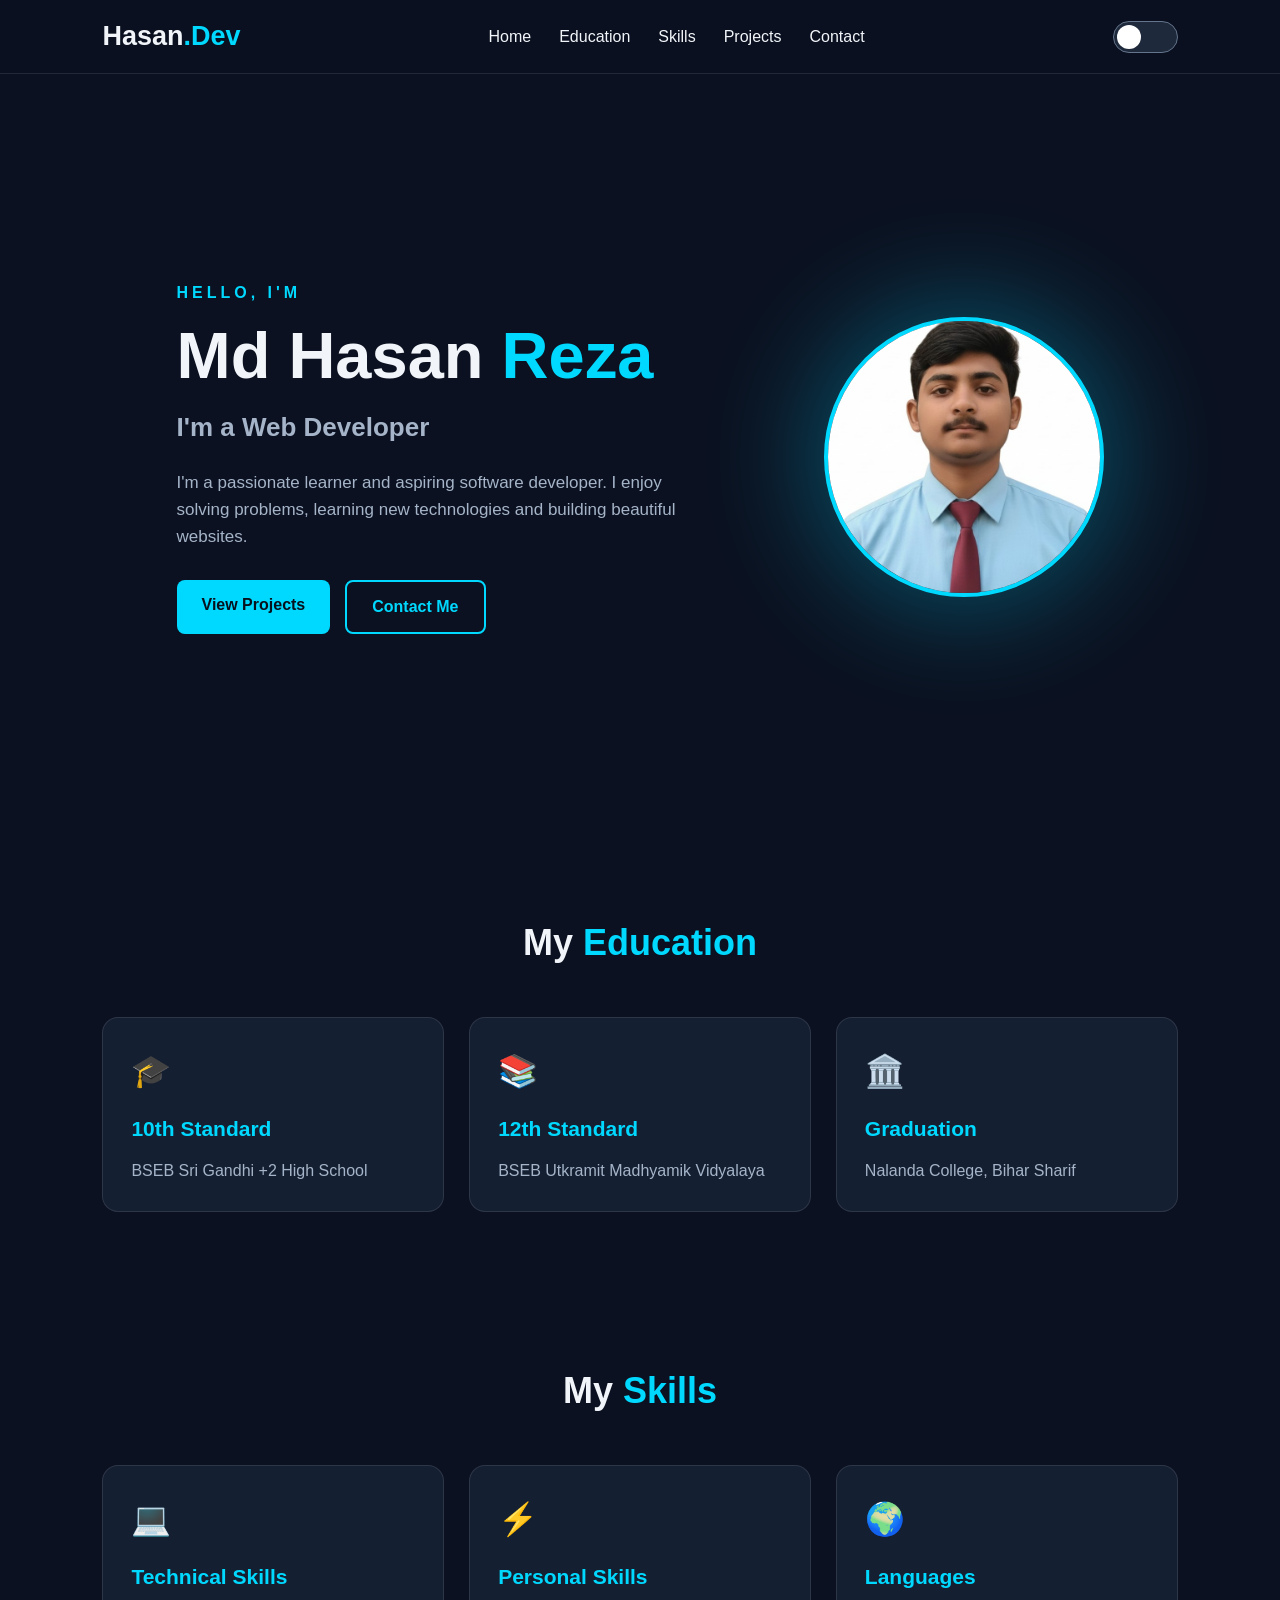
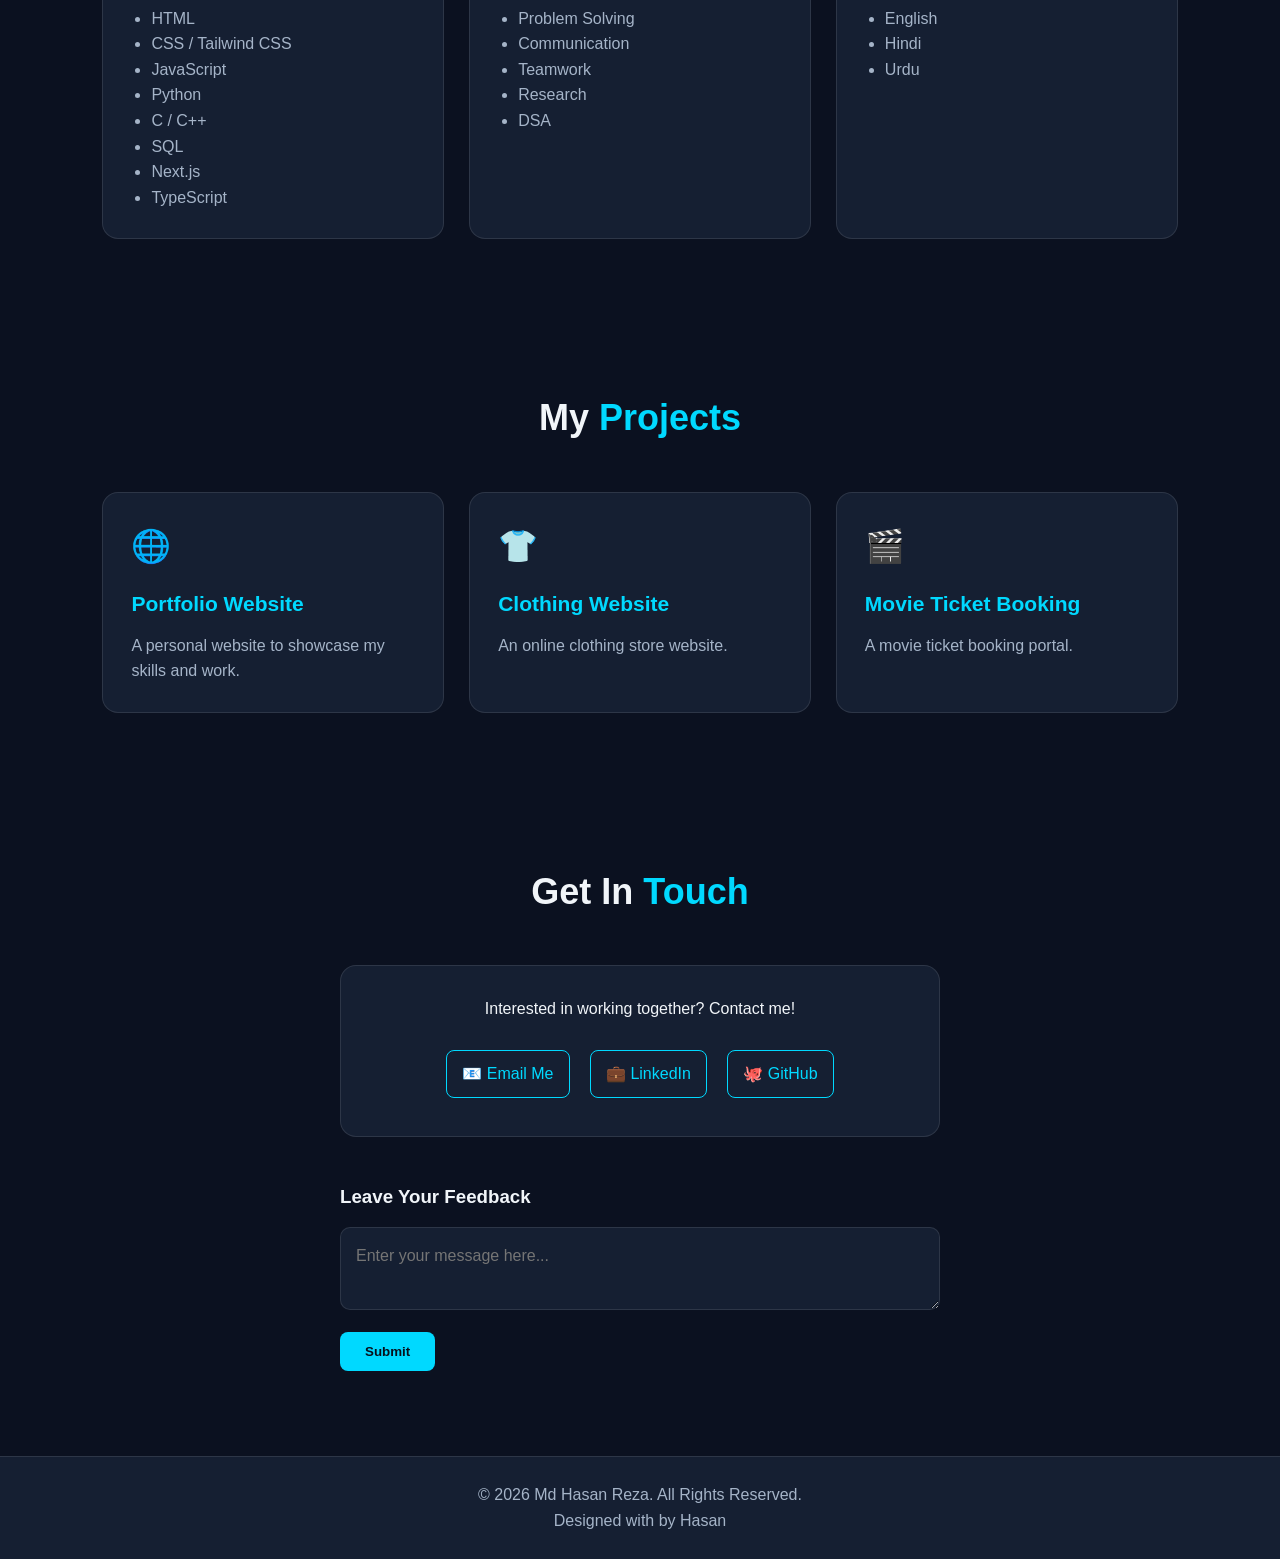
<file: Portfolio 1/index.html>
<!DOCTYPE html>
<html lang="en">
<head>
    <meta charset="UTF-8">
    <meta name="viewport" content="width=device-width, initial-scale=1.0">
    <title>Md Hasan Reza | Web Developer</title>
    <link rel="stylesheet" href="styel1.css">
</head>
<body>

    <!-- Navigation -->
    <nav class="navbar">
        <a href="#home" class="logo">Hasan<span>.Dev</span></a>

        <div class="nav-links">
            <a href="#home">Home</a>
            <a href="#education">Education</a>
            <a href="#skills">Skills</a>
            <a href="#projects">Projects</a>
            <a href="#contact">Contact</a>
        </div>

        
<label class="theme-switch">
    <input type="checkbox" id="themeToggle">
    <span class="slider">
        <span class="sun"></span>
        <span class="moon"></span>
    </span>
</label>

    </nav>

    <!-- Hero Section -->
    <section class="hero" id="home">

        <div class="hero-content">
            <p class="greeting">HELLO, I'M</p>

            <h1>Md Hasan <span>Reza</span></h1>

            <h2>I'm a Web Developer</h2>

            <p class="description">
                I'm a passionate learner and aspiring software developer.
                I enjoy solving problems, learning new technologies
                and building beautiful websites.
            </p>

            <div class="hero-buttons">
                <a href="#projects" class="primary-btn">View Projects</a>
                <a href="#contact" class="secondary-btn">Contact Me</a>
            </div>
        </div>

        <div class="profile-container">
            <div class="profile-glow"></div>
            <img src="Profile photo hr.jpeg" alt="Md Hasan Reza">
        </div>

    </section>

    <!-- Education -->
    <section class="section" id="education">
        <h2 class="section-title">My <span>Education</span></h2>

        <div class="card-grid">

            <div class="card">
                <span class="card-icon">🎓</span>
                <h3>10th Standard</h3>
                <p>BSEB Sri Gandhi +2 High School</p>
            </div>

            <div class="card">
                <span class="card-icon">📚</span>
                <h3>12th Standard</h3>
                <p>BSEB Utkramit Madhyamik Vidyalaya</p>
            </div>

            <div class="card">
                <span class="card-icon">🏛️</span>
                <h3>Graduation</h3>
                <p>Nalanda College, Bihar Sharif</p>
            </div>

        </div>
    </section>

    <!-- Skills -->
    <section class="section" id="skills">
        <h2 class="section-title">My <span>Skills</span></h2>

        <div class="card-grid">

            <div class="card">
                <span class="card-icon">💻</span>
                <h3>Technical Skills</h3>
                <ul>
                    <li>HTML</li>
                    <li>CSS / Tailwind CSS</li>
                    <li>JavaScript</li>
                    <li>Python</li>
                    <li>C / C++</li>
                    <li>SQL</li>
                    <li>Next.js</li>
                    <li>TypeScript</li>
                </ul>
            </div>

            <div class="card">
                <span class="card-icon">⚡</span>
                <h3>Personal Skills</h3>
                <ul>
                    <li>Problem Solving</li>
                    <li>Communication</li>
                    <li>Teamwork</li>
                    <li>Research</li>
                    <li>DSA</li>
                </ul>
            </div>

            <div class="card">
                <span class="card-icon">🌍</span>
                <h3>Languages</h3>
                <ul>
                    <li>English</li>
                    <li>Hindi</li>
                    <li>Urdu</li>
                </ul>
            </div>

        </div>
    </section>

    <!-- Projects -->
    <section class="section" id="projects">
        <h2 class="section-title">My <span>Projects</span></h2>

        <div class="card-grid">
            <a href="https://t990k2tz-5501.inc1.devtunnels.ms/">
            <div class="card project-card" >
                <span class="card-icon">🌐</span>
                <h3>Portfolio Website</h3>
                <p>A personal website to showcase my skills and work.</p>
            </div></a>

            <div class="card project-card">
                <span class="card-icon">👕</span>
                <h3>Clothing Website</h3>
                <p>An online clothing store website.</p>
            </div>

            <div class="card project-card">
                <span class="card-icon">🎬</span>
                <h3>Movie Ticket Booking</h3>
                <p>A movie ticket booking portal.</p>
            </div>

        </div>
    </section>

    <!-- Contact -->
    <section class="section" id="contact">
        <h2 class="section-title">Get In <span>Touch</span></h2>

        <div class="contact-card"
            <p>Interested in working together? Contact me!</p>

 <a href="https://mail.google.com/mail/?view=cm&fs=1&to=OfficialHasanReza@gmail.com&su=Portfolio%20Contact&body=Hello%20Hasan,"
   target="_blank"
   rel="noopener noreferrer">
    📧 Email Me
</a>

            <a href="https://www.linkedin.com/in/md-hasan-63222943a/"
               target="_blank" rel="noopener noreferrer">
                💼 LinkedIn
            </a>

            <a href="https://github.com/businesshasanreza-prog"
               target="_blank" rel="noopener noreferrer">
                🐙 GitHub
            </a>
        </div>

        <div class="feedback">
            <h3>Leave Your Feedback</h3>
            <!-- feedback area -->
          <textarea placeholder="Enter your message here..."></textarea>

            <button id="submitFeedback" class="primary-btn">
                Submit
            </button>

            <p id="feedbackMessage" aria-live="polite"></p>
        </div>
    </section>

    <!-- Footer -->
    <footer>
        <p>© 2026 Md Hasan Reza. All Rights Reserved.</p>
        <p>Designed with  by Hasan</p>
    </footer>

    <script src="script.js"></script>

</body>
</html>
</file>
<file: Portfolio 1/styel1.css>
/* ===== Global ===== */

* {
    margin: 0;
    padding: 0;
    box-sizing: border-box;
    scroll-behavior: smooth;
}

:root {
    --bg: #0b1120;
    --card: #151f32;
    --text: #f1f5f9;
    --muted: #a5b4c8;
    --accent: #00d9ff;
    --border: rgba(255,255,255,0.1);
    --nav: rgba(11,17,32,0.9);
}

body.light {
    --bg: #f0f4f8;
    --card: #ffffff;
    --text: #172033;
    --muted: #536176;
    --accent: #087fbd;
    --border: rgba(0,0,0,0.1);
    --nav: rgba(240,244,248,0.92);
}

body {
    font-family: 'Segoe UI', Arial, sans-serif;
    background: var(--bg);
    color: var(--text);
    transition: background 0.4s, color 0.4s;
    line-height: 1.6;
}

a {
    text-decoration: none;
}

/* ===== Navbar ===== */

.navbar {
    position: sticky;
    top: 0;
    z-index: 1000;
    display: flex;
    align-items: center;
    justify-content: space-between;
    padding: 15px 8%;
    background: var(--nav);
    backdrop-filter: blur(15px);
    border-bottom: 1px solid var(--border);
}

.logo {
    font-size: 27px;
    font-weight: 800;
    color: var(--text);
}

.logo span {
    color: var(--accent);
}

.nav-links {
    display: flex;
    gap: 28px;
}

.nav-links a {
    color: var(--text);
    font-weight: 500;
    transition: color 0.3s;
}

.nav-links a:hover {
    color: var(--accent);
        transform: translateX(2px);
 transition: all 0.3s ease-in-out;
}

.theme-btn {
    border: 1px solid var(--border);
    background: var(--card);
    color: var(--text);
    padding: 9px 13px;
    border-radius: 50%;
    font-size: 18px;
    cursor: pointer;
    transition: transform 0.3s;
}

.theme-btn:hover {
    transform: rotate(20deg) scale(1.1);
}

/* ===== Hero ===== */

.hero {
    min-height: 85vh;
    display: flex;
    align-items: center;
    justify-content: space-around;
    gap: 50px;
    padding: 70px 10%;
}

.hero-content {
    max-width: 600px;
}

.greeting {
    color: var(--accent);
    font-weight: 700;
    letter-spacing: 4px;
    margin-bottom: 12px;
}

.hero h1 {
    font-size: clamp(38px, 6vw, 65px);
    line-height: 1.2;
}

.hero h1 span,
.section-title span {
    color: var(--accent);
}

.hero h2 {
    margin-top: 12px;
    font-size: 26px;
    color: var(--muted);
}

.description {
    margin-top: 20px;
    color: var(--muted);
    font-size: 17px;
    max-width: 500px;
}

.hero-buttons {
    display: flex;
    gap: 15px;
    margin-top: 30px;
    flex-wrap: wrap;
}

.primary-btn,
.secondary-btn {
    display: inline-block;
    padding: 12px 25px;
    border-radius: 8px;
    font-weight: 600;
    cursor: pointer;
    transition: transform 0.3s, box-shadow 0.3s;
}

.primary-btn {
    background: var(--accent);
    color: #07111d;
    border: none;
}

.secondary-btn {
    border: 2px solid var(--accent);
    color: var(--accent);
}

.primary-btn:hover,
.secondary-btn:hover {
    transform: translateY(-5px);
    box-shadow: 0 8px 25px rgba(0,217,255,0.2);
}

/* ===== Profile Image ===== */

.profile-container {
    position: relative;
    width: 280px;
    height: 280px;
    flex-shrink: 0;
}

.profile-container img {
    position: relative;
    width: 100%;
    height: 100%;
    object-fit: cover;
    border-radius: 50%;
    border: 4px solid var(--accent);
    z-index: 2;
    animation: neon 2s infinite alternate;
}

.profile-glow {
    position: absolute;
    inset: -15px;
    background: var(--accent);
    filter: blur(55px);
    opacity: 0.3;
    border-radius: 50%;
}

@keyframes neon {
    from {
        box-shadow: 0 0 10px var(--accent);
    }
    to {
        box-shadow: 0 0 25px var(--accent),
                    0 0 50px rgba(0,140,255,0.6);
    }
}

/* ===== Sections ===== */

.section {
    padding: 75px 8%;
}

.section-title {
    text-align: center;
    font-size: 36px;
    margin-bottom: 45px;
}

/* ===== Cards ===== */

.card-grid {
    display: grid;
    grid-template-columns: repeat(3, minmax(0, 1fr));
    gap: 25px;
}

.card {
    background: var(--card);
    border: 1px solid var(--border);
    border-radius: 16px;
    padding: 28px;
    transition: transform 0.3s, border-color 0.3s,
                box-shadow 0.3s;
}

.card:hover {
    transform: translateY(-9px);
    border-color: var(--accent);
    box-shadow: 0 10px 30px rgba(0,217,255,0.1);
}

.card-icon {
    font-size: 32px;
    display: inline-block;
    margin-bottom: 15px;
}

.card h3 {
    font-size: 21px;
    margin-bottom: 12px;
    color: var(--accent);
}

.card p,
.card li {
    color: var(--muted);
}

.card ul {
    padding-left: 20px;
}

/* ===== Contact ===== */

.contact-card {
    max-width: 600px;
    margin: auto;
    padding: 30px;
    background: var(--card);
    border: 1px solid var(--border);
    border-radius: 16px;
    text-align: center;
}

.contact-card p {
    color: var(--muted);
    margin-bottom: 20px;
}

.contact-card a {
    display: inline-block;
    margin: 8px;
    padding: 10px 15px;
    color: var(--accent);
    border: 1px solid var(--accent);
    border-radius: 8px;
    transition: 0.3s;
}

.contact-card a:hover {
    background: var(--accent);
    color: #07111d;
}

.feedback {
    max-width: 600px;
    margin: 45px auto 0;
}

.feedback h3 {
    margin-bottom: 15px;
}

.feedback textarea {
    width: 100%;
    padding: 15px;
    border: 1px solid var(--border);
    border-radius: 10px;
    background: var(--card);
    color: var(--text);
    resize: vertical;
    font: inherit;
    margin-bottom: 15px;
}

#feedbackMessage {
    margin-top: 10px;
    color: var(--accent);
}

/* ===== Footer ===== */

footer {
    text-align: center;
    padding: 25px;
    background: var(--card);
    border-top: 1px solid var(--border);
    color: var(--muted);
}

/* ===== Responsive Design ===== */

@media (max-width: 850px) {
    .hero {
        flex-direction: column-reverse;
        text-align: center;
        padding-top: 55px;
    }

    .hero-buttons {
        justify-content: center;
    }

    .card-grid {
        grid-template-columns: repeat(2, minmax(0, 1fr));
    }

    .description {
        margin-left: auto;
        margin-right: auto;
    }
}

@media (max-width: 600px) {
    .navbar {
        padding: 12px 4%;
        flex-wrap: wrap;
        gap: 12px;
    }

    .nav-links {
        order: 3;
        width: 100%;
        justify-content: center;
        gap: 15px;
        flex-wrap: wrap;
    }

    .nav-links a {
        font-size: 13px;
    }

    .hero {
        min-height: auto;
        padding: 60px 6%;
    }

    .profile-container {
        width: 210px;
        height: 210px;
    }

    .section {
        padding: 55px 6%;
    }

    .section-title {
        font-size: 29px;
    }

    .card-grid {
        grid-template-columns: 1fr;
    }

    .contact-card {
        padding: 20px;
    }
}

.theme-switch {
    position: relative;
    display: inline-block;
    width: 65px;
    height: 32px;
}

.theme-switch input {
    opacity: 0;
    width: 0;
    height: 0;
}

.slider {
    position: absolute;
    cursor: pointer;
    inset: 0;
    background: #1e293b;
    border-radius: 50px;
    transition: 0.4s;
    border: 1px solid #64748b;
}

.slider::before {
    content: "";
    position: absolute;
    height: 24px;
    width: 24px;
    left: 3px;
    bottom: 3px;
    background: white;
    border-radius: 50%;
    transition: 0.4s;
    z-index: 2;
}

.theme-switch input:checked + .slider {
    background: #bae6fd;
}

.theme-switch input:checked + .slider::before {
    transform: translateX(33px);
    background: #0f172a;
}

.sun, .moon {
    position: absolute;
    top: 5px;
    font-size: 17px;
}

.sun {
    right: 7px;
}

.moon {
    left: 6px;
}

.theme-switch input:focus-visible + .slider {
    outline: 3px solid #0ea5e9;
    outline-offset: 3px;
}
</file>
